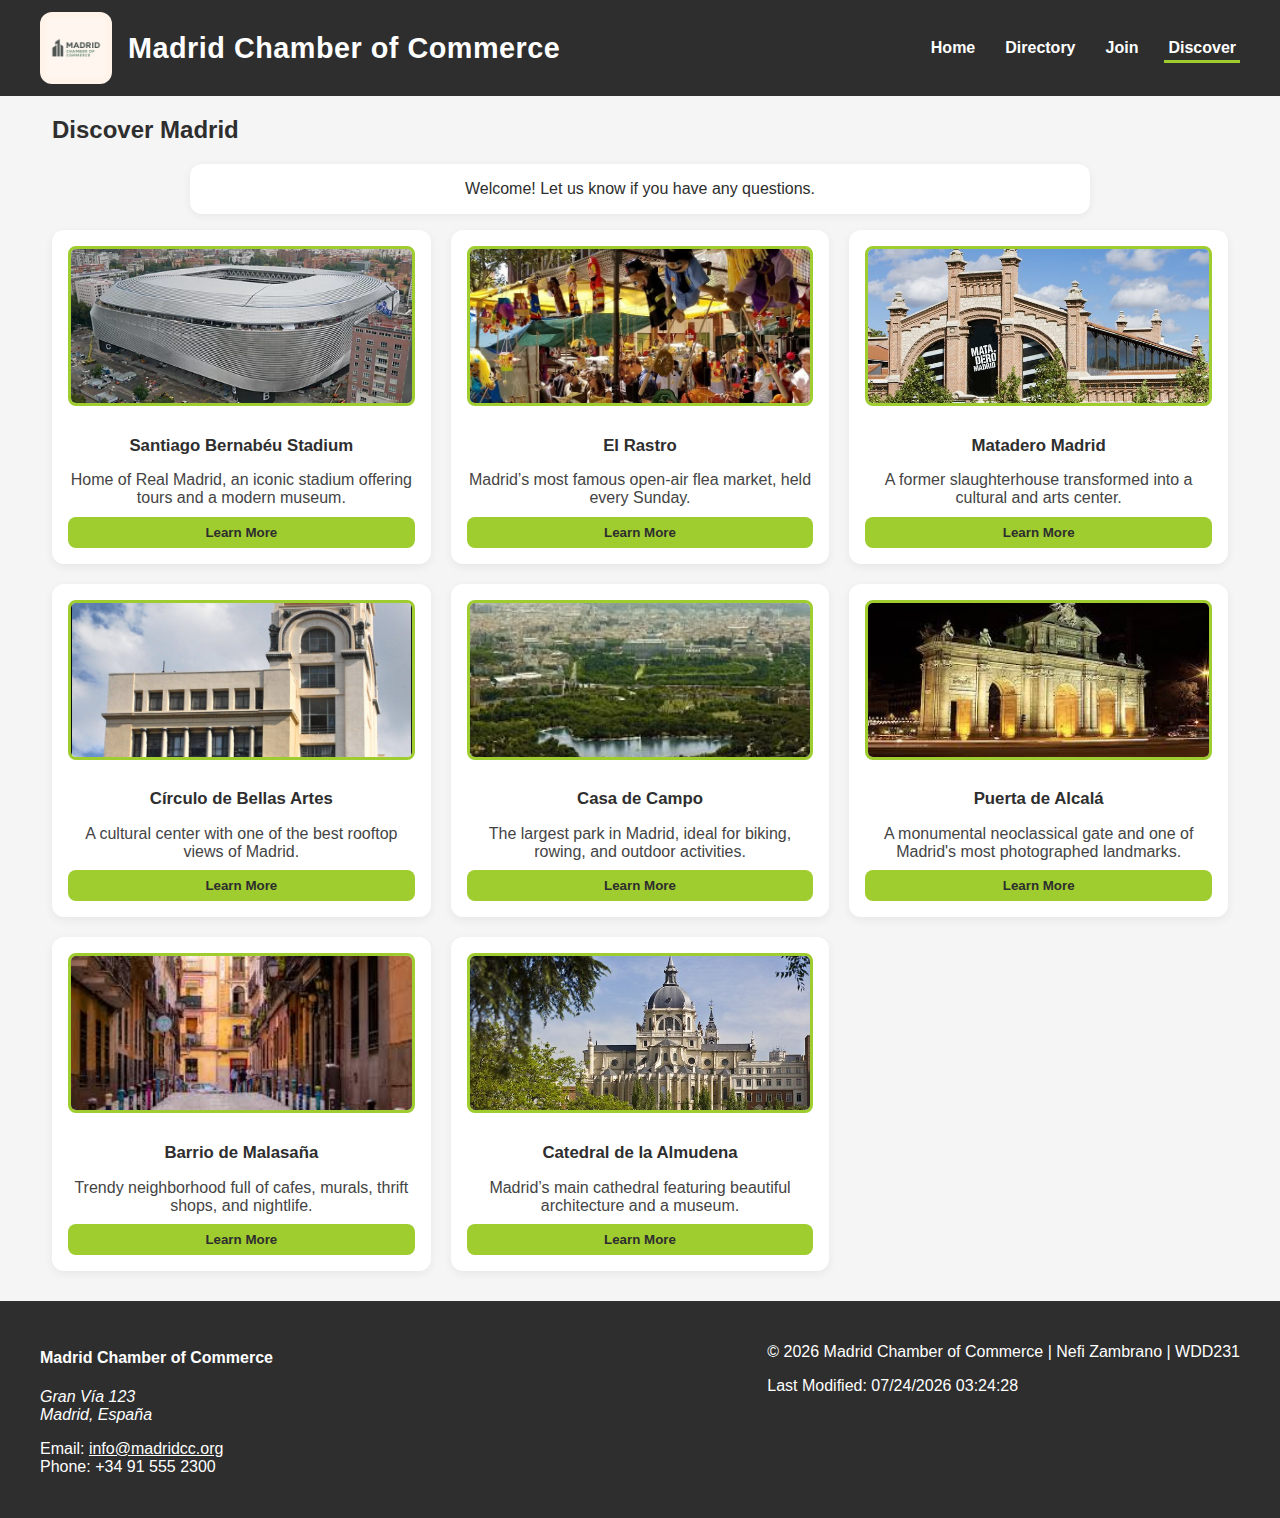
<file: chamber/discover.html>
<!DOCTYPE html>
<html lang="en">
<head>
  <meta charset="utf-8" >
  <meta name="viewport" content="width=device-width,initial-scale=1" >
  <title>Discover | Madrid Chamber of Commerce</title>

  <!-- estilo principal (el que me compartiste) -->
  <link rel="stylesheet" href="css/index.css">

  <!-- estilos específicos (mínimos) -->
  <link rel="stylesheet" href="css/discover.css">

  <!-- script de la página -->
  <script src="js/discover.js" defer></script>
</head>
<body>

  <header>
    <div class="header-container">
      <div class="logo-title">
        <img src="images/logo.png" alt="Madrid Chamber Logo" class="logo">
        <h1>Madrid Chamber of Commerce</h1>
      </div>

      <button id="menuButton" aria-label="Toggle menu" class="menu-btn">☰</button>

      <nav id="navMenu" class="nav-menu">
        <a href="index.html">Home</a>
        <a href="directory.html">Directory</a>
        <a href="join.html">Join</a>
        <a href="discover.html" class="active">Discover</a>
      </nav>
    </div>
  </header>

  <main class="container">
    <h2 class="section-title">Discover Madrid</h2>

    <!-- Mensaje (card) que muestra localStorage -->
    <section id="visitMessage" class="card"></section>

    <!-- Aquí se inyectan las tarjetas -->
    <section id="discoverGrid" class="spotlight-grid"></section>
  </main>

  <footer>
    <div class="footer-container">
      <div class="footer-info">
        <h4>Madrid Chamber of Commerce</h4>
        <address>
          Gran Vía 123<br>
          Madrid, España
        </address>
        <p>Email: <a href="mailto:info@madridcc.org">info@madridcc.org</a><br>
        Phone: +34 91 555 2300</p>
      </div>

      <div class="footer-meta">
        <p>&copy; <span id="year"></span> Madrid Chamber of Commerce | Nefi Zambrano | WDD231</p>
        <p>Last Modified: <span id="lastModified"></span></p>
      </div>
    </div>
  </footer>

</body>
</html>
</file>
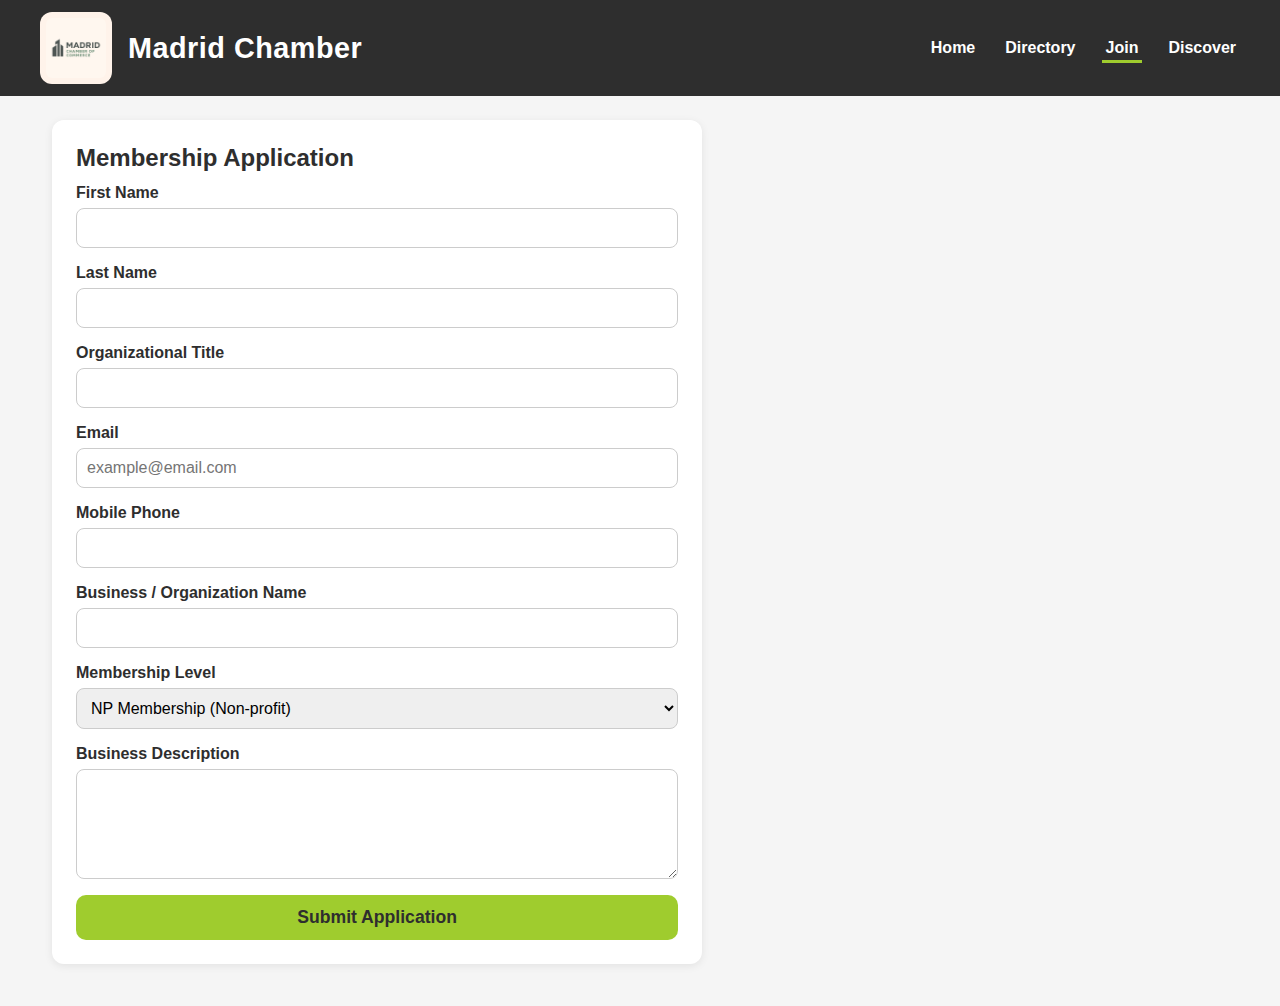
<file: chamber/join.html>
<!DOCTYPE html>
<html lang="en">
<head>
  <meta charset="UTF-8">
  <meta name="viewport" content="width=device-width, initial-scale=1.0">
  <title>Chamber of Commerce | Join</title>
  <link rel="stylesheet" href="css/index.css">
  <link rel="stylesheet" href="css/join.css">
</head>
<body>
  <header>
    <div class="header-container">
      <div class="logo-title">
        <img src="./images/logo.png" alt="Logo" class="logo" >
        <h1>Madrid Chamber</h1>
      </div>
      <button id="menuButton">☰</button>
      <nav id="navMenu" class="nav-menu">
        <a href="index.html">Home</a>
        <a href="directory.html">Directory</a>
        <a href="join.html" class="active">Join</a>
        <a href="discover.html">Discover</a>
      </nav>
    </div>
  </header>

  <main class="container join-grid">

    <section class="form-section card">
      <h2>Membership Application</h2>

      <form method="get" action="thankyou.html" id="joinForm">

        <label>
          First Name
          <input type="text" name="first-name" title="First Name" required autocomplete="given-name" >
        </label>

        <label>
          Last Name
          <input type="text" name="last-name" title="Last Name" required autocomplete="family-name" >
        </label>

        <label>
          Organizational Title
          <input type="text" name="organization-title" title="Organization Title" autocomplete="organization-title" pattern="[A-Za-z\-\s]{7,}" >
        </label>

        <label>
          Email
          <input type="email" name="email" title="Email Address" required autocomplete="email" placeholder="example@email.com" >
        </label>

        <label>
          Mobile Phone
          <input type="tel" name="phone" title="Mobile Phone" required autocomplete="tel" >
        </label>

        <label>
          Business / Organization Name
          <input type="text" name="organization" title="Organization" required autocomplete="organization">
        </label>

        <label>
          Membership Level
          <select name="membership" title="Membership Level" required>
            <option value="np">NP Membership (Non-profit)</option>
            <option value="bronze">Bronze Membership</option>
            <option value="silver">Silver Membership</option>
            <option value="gold">Gold Membership</option>
          </select>
        </label>

        <label>
          Business Description
          <textarea name="description" title="Business Description" rows="4"></textarea>
        </label>

        <input type="hidden" id="timestamp" name="timestamp" >

        <button type="submit" class="cta">Submit Application</button>

      </form>
    </section>

    <aside class="membership-cards">

      <div class="member-card card" data-modal="modal-np">
        <h3>NP Membership</h3>
        <p>No fee – For Non-Profit Organizations</p>
        <button class="info-btn">View Benefits</button>
      </div>

      <div class="member-card card" data-modal="modal-bronze">
        <h3>Bronze Membership</h3>
        <p>Basic chamber benefits</p>
        <button class="info-btn">View Benefits</button>
      </div>

      <div class="member-card card" data-modal="modal-silver">
        <h3>Silver Membership</h3>
        <p>Extra visibility and discounts</p>
        <button class="info-btn">View Benefits</button>
      </div>

      <div class="member-card card" data-modal="modal-gold">
        <h3>Gold Membership</h3>
        <p>Premium exposure and full perks</p>
        <button class="info-btn">View Benefits</button>
      </div>

    </aside>

  </main>

  <!-- MODALS -->
  <div id="modal-np" class="modal">
    <div class="modal-content card">
      <h3>NP Membership Benefits</h3>
      <ul>
        <li>No membership fee</li>
        <li>Access to monthly events</li>
        <li>Volunteer networking</li>
      </ul>
      <button class="close-modal">Close</button>
    </div>
  </div>

  <div id="modal-bronze" class="modal">
    <div class="modal-content card">
      <h3>Bronze Membership Benefits</h3>
      <ul>
        <li>Business listing in directory</li>
        <li>Event invitations</li>
        <li>Basic advertising</li>
      </ul>
      <button class="close-modal">Close</button>
    </div>
  </div>

  <div id="modal-silver" class="modal">
    <div class="modal-content card">
      <h3>Silver Membership Benefits</h3>
      <ul>
        <li>Priority listing</li>
        <li>Event discounts</li>
        <li>Spotlight eligibility</li>
      </ul>
      <button class="close-modal">Close</button>
    </div>
  </div>

  <div id="modal-gold" class="modal">
    <div class="modal-content card">
      <h3>Gold Membership Benefits</h3>
      <ul>
        <li>Top-tier directory listing</li>
        <li>Premium event discounts</li>
        <li>Home page spotlight placement</li>
      </ul>
      <button class="close-modal">Close</button>
    </div>
  </div>

  <script src="js/index.js"></script>
  <script src="js/join.js"></script>
</body>
</html>
</file>
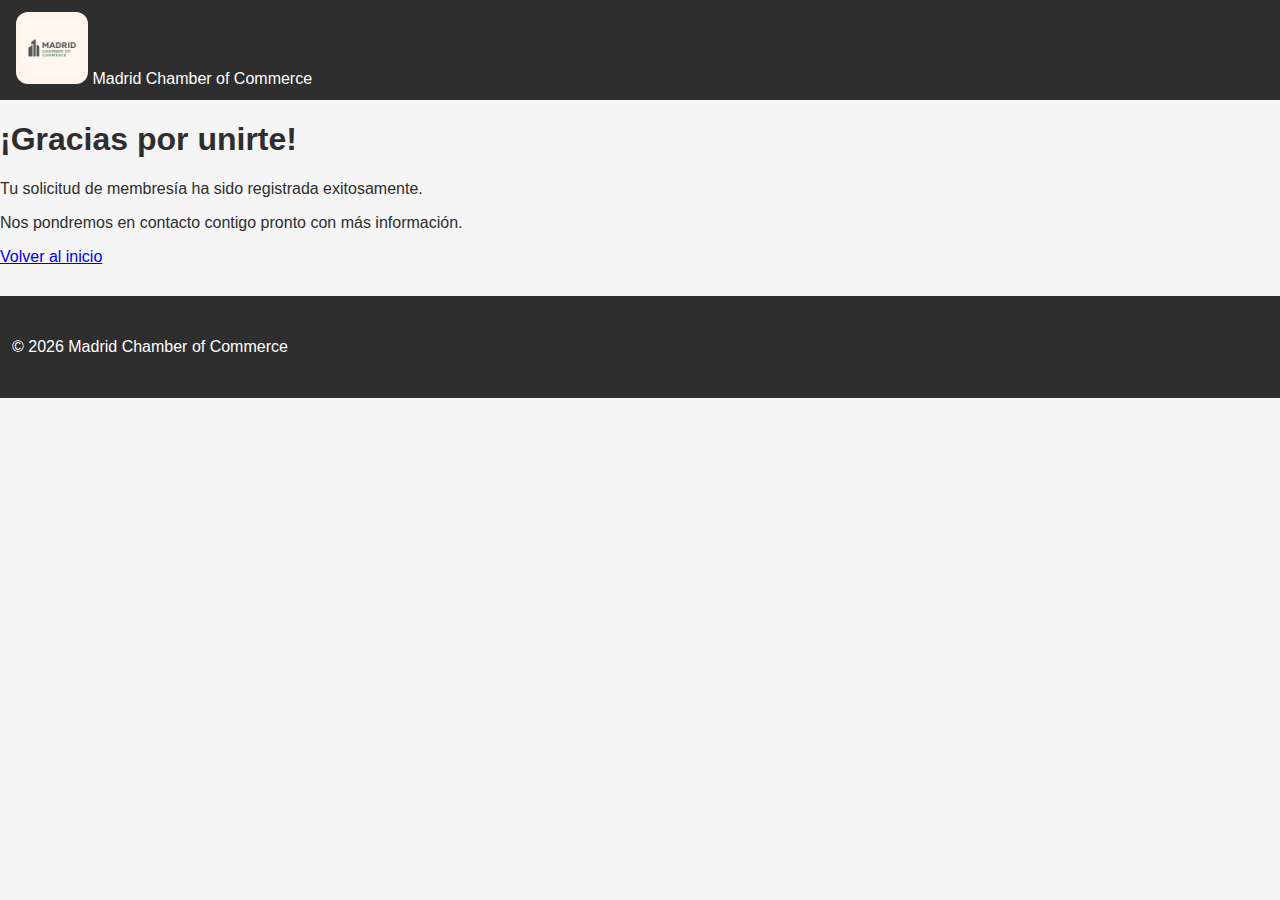
<file: chamber/thankyou.html>
<!DOCTYPE html>
<html lang="en">
<head>
    <meta charset="UTF-8">
    <meta name="viewport" content="width=device-width, initial-scale=1.0">
    <title>Thank You | Madrid Chamber of Commerce</title>
    <link rel="stylesheet" href="css/index.css">
</head>
<body>
    <header>
        <div class="logo-section">
            <img src="images/logo.png" alt="Madrid Chamber Logo" class="logo" >
            <span class="site-title">Madrid Chamber of Commerce</span>
        </div>
    </header>

    <main class="thankyou-container">
        <section class="thankyou-card">
            <h1>¡Gracias por unirte!</h1>
            <p>Tu solicitud de membresía ha sido registrada exitosamente.</p>
            <p>Nos pondremos en contacto contigo pronto con más información.</p>

            <a href="index.html" class="return-home">Volver al inicio</a>
        </section>
    </main>

    <footer>
        <p>&copy; <span id="year"></span> Madrid Chamber of Commerce</p>
    </footer>

    <script>
        document.getElementById('year').textContent = new Date().getFullYear();
    </script>
</body>
</html>
</file>
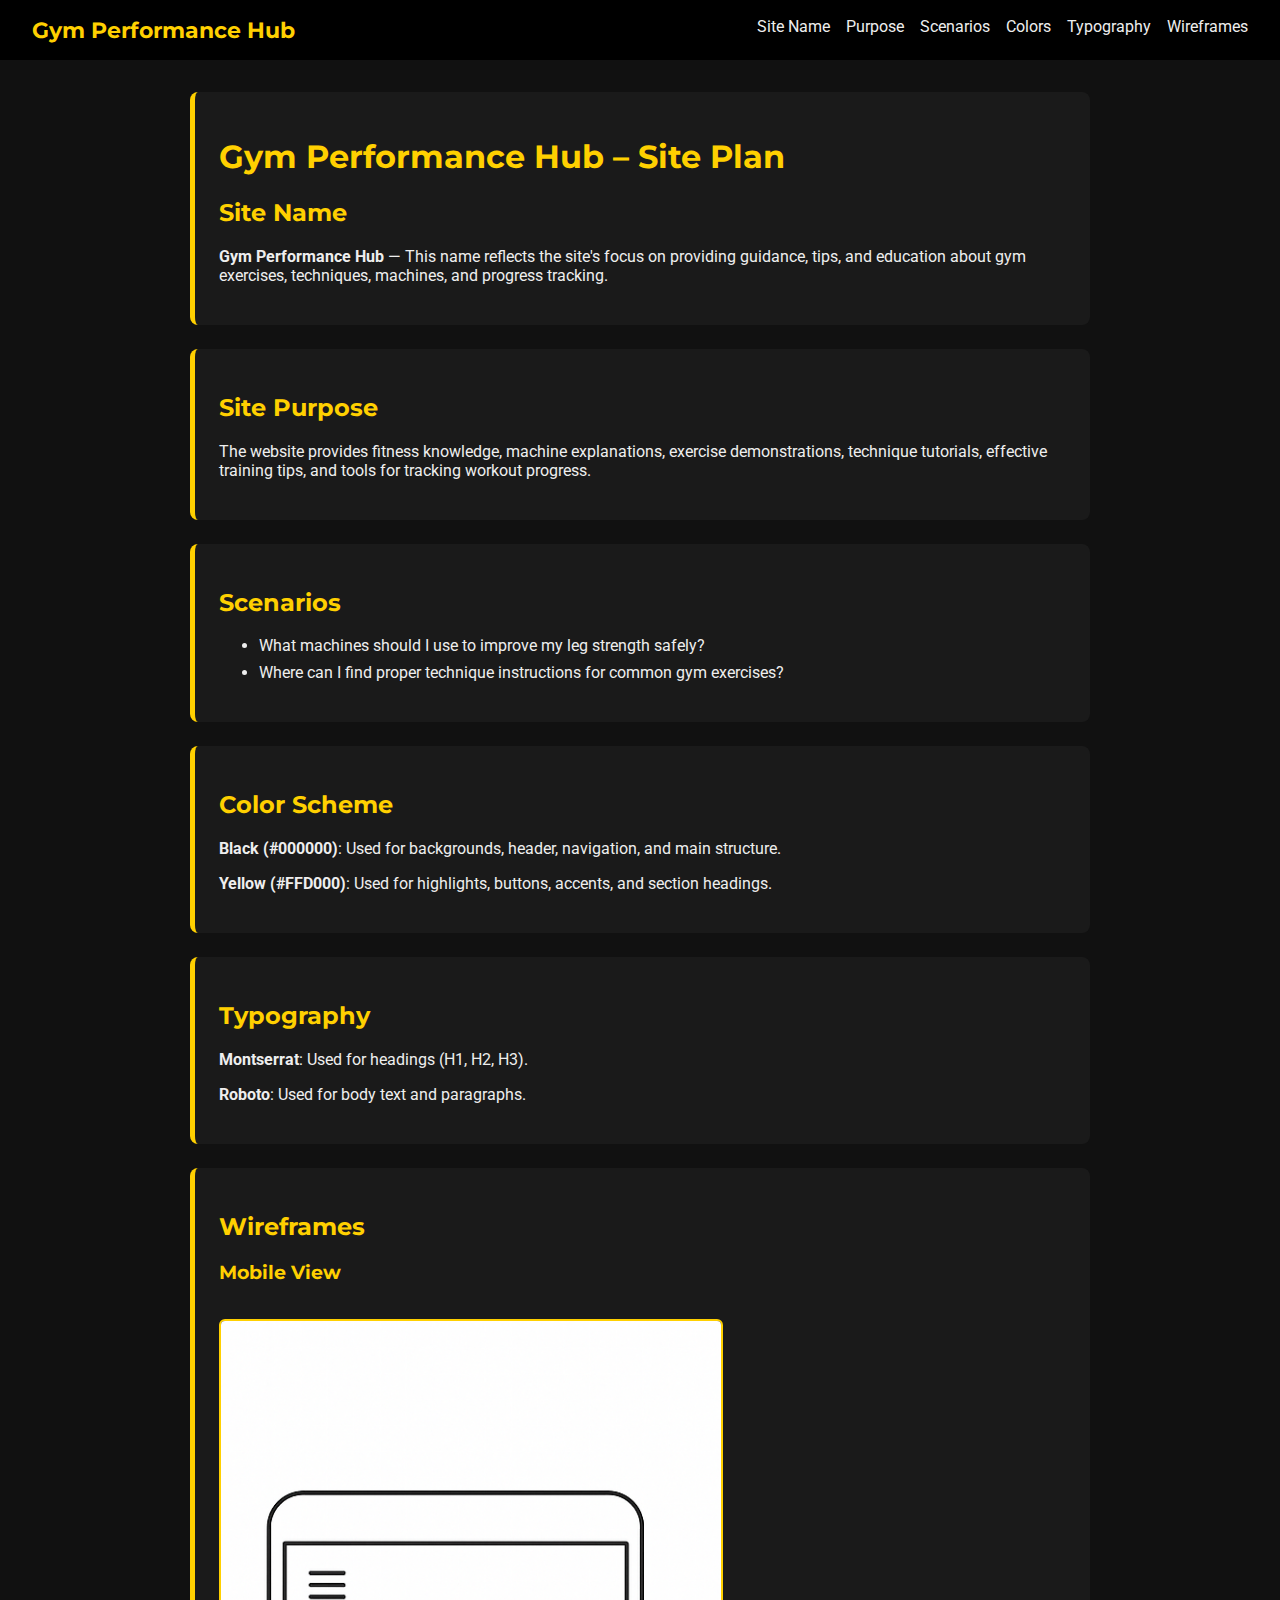
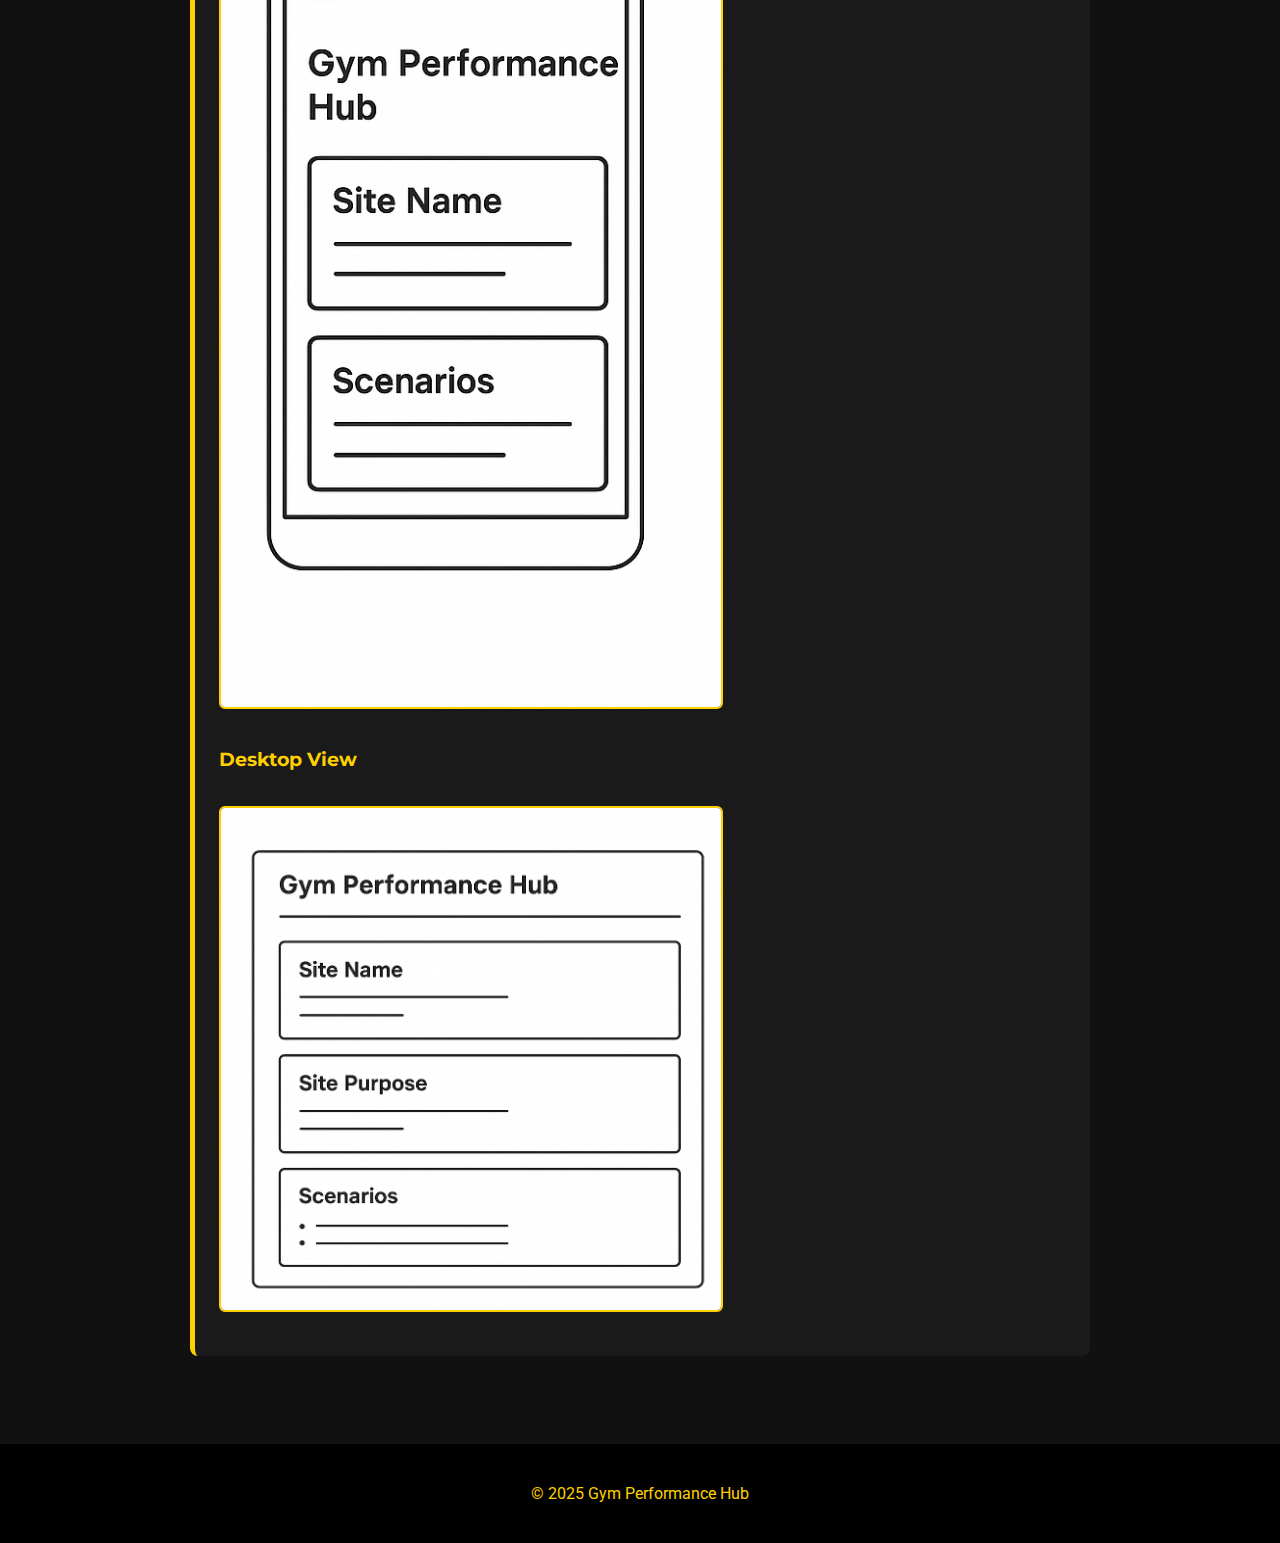
<file: siteplan/site-plan.html>
<!DOCTYPE html>
<html lang="en">
<head>
    <meta charset="UTF-8">
    <meta name="viewport" content="width=device-width, initial-scale=1.0">
    <title>Gym Performance Hub – Site Plan</title>
    <link rel="stylesheet" href="site-plan.css">
    <link href="https://fonts.googleapis.com/css2?family=Montserrat:wght@400;700&family=Roboto:wght@300;400&display=swap" rel="stylesheet">
</head>
<body>
    <header>
        <div class="logo">Gym Performance Hub</div>
        <nav>
            <ul>
                <li><a href="#site-name">Site Name</a></li>
                <li><a href="#purpose">Purpose</a></li>
                <li><a href="#scenarios">Scenarios</a></li>
                <li><a href="#colors">Colors</a></li>
                <li><a href="#typography">Typography</a></li>
                <li><a href="#wireframes">Wireframes</a></li>
            </ul>
        </nav>
    </header>

    <main>
        <section id="site-name" class="card">
            <h1>Gym Performance Hub – Site Plan</h1>
            <h2>Site Name</h2>
            <p><strong>Gym Performance Hub</strong> — This name reflects the site's focus on providing guidance, tips, and education about gym exercises, techniques, machines, and progress tracking.</p>
        </section>

        <section id="purpose" class="card">
            <h2>Site Purpose</h2>
            <p>The website provides fitness knowledge, machine explanations, exercise demonstrations, technique tutorials, effective training tips, and tools for tracking workout progress.</p>
        </section>

        <section id="scenarios" class="card">
            <h2>Scenarios</h2>
            <ul>
                <li>What machines should I use to improve my leg strength safely?</li>
                <li>Where can I find proper technique instructions for common gym exercises?</li>
            </ul>
        </section>

        <section id="colors" class="card">
            <h2>Color Scheme</h2>
            <p><strong>Black (#000000)</strong>: Used for backgrounds, header, navigation, and main structure.</p>
            <p><strong>Yellow (#FFD000)</strong>: Used for highlights, buttons, accents, and section headings.</p>
        </section>

        <section id="typography" class="card">
            <h2>Typography</h2>
            <p><strong>Montserrat</strong>: Used for headings (H1, H2, H3).</p>
            <p><strong>Roboto</strong>: Used for body text and paragraphs.</p>
        </section>

        <section id="wireframes" class="card">
            <h2>Wireframes</h2>
            <h3>Mobile View</h3>
            <img src="wireframe-movil.png" alt="Mobile wireframe placeholder" class="wireframe-img">

            <h3>Desktop View</h3>
            <img src="wireframe-pc.png" alt="Desktop wireframe placeholder" class="wireframe-img">
        </section>
    </main>

    <footer>
        <p>&copy; 2025 Gym Performance Hub</p>
    </footer>
</body>
</html>
</file>
<file: chamber/css/discover.css>
/* discover.css - solo estilos necesarios para discover */

/* Mensaje visitante (usa .card del index.css para la base) */
#visitMessage {
  max-width: 900px;
  margin: 1rem auto;
  padding: 1rem 1.25rem;
  text-align: center;
}

/* Grid de lugares */
.spotlight-grid {
  display: grid;
  gap: 1.25rem;
  margin-top: 1rem;
}

/* Responsive: 1 / 2 / 3 columnas */
@media (max-width: 640px) {
  .spotlight-grid { grid-template-columns: 1fr; }
}
@media (min-width: 641px) and (max-width: 1024px) {
  .spotlight-grid { grid-template-columns: repeat(2, 1fr); }
}
@media (min-width: 1025px) {
  .spotlight-grid { grid-template-columns: repeat(3, 1fr); }
}

/* Card (usa el mismo look que las spotlight del index) */
.spot-card {
  background: var(--card-bg);
  padding: 16px;
  border-radius: 12px;
  text-align: center;
  box-shadow: 0 3px 10px rgba(0,0,0,0.06);
  display: flex;
  flex-direction: column;
  gap: 0.6rem;
}

.spot-card img {
  width: 100%;
  height: 160px;
  object-fit: cover;
  border-radius: 8px;
  transition: transform .25s ease, filter .25s ease;
}

/* Hover solo desktop */
@media (min-width: 1025px) {
  .spot-card img:hover {
    transform: scale(1.04);
    filter: brightness(1.04);
  }
}

/* Botón Learn More (usa la estética CTA) */
.learn-btn {
  margin-top: auto;
  padding: .5rem .9rem;
  border-radius: 8px;
  background: var(--accent);
  color: var(--primary);
  font-weight: 700;
  border: none;
  cursor: pointer;
}
</file>
<file: chamber/css/join.css>
/* VARIABLES */
:root{
  --primary:#2e2e2e;
  --accent:#9fcc2e;
  --muted:#f5f5f5;
  --card-bg:#ffffff;
  --radius:12px;
  --gap:1rem;
  --max-width:1200px;
}

/* GRID PRINCIPAL */
.join-grid{
  max-width:var(--max-width);
  margin:24px auto;
  padding:0 12px;
  display:flex;
  flex-direction:column;
  gap:24px;
}

/* FORM */
.form-section{
  background:var(--card-bg);
  padding:24px;
  border-radius:var(--radius);
  box-shadow:0 2px 8px rgba(0,0,0,0.08);
}

.form-section h2{
  margin-top:0;
  margin-bottom:12px;
}

/* Inputs */
.form-section label{
  display:flex;
  flex-direction:column;
  margin-bottom:16px;
  font-weight:600;
  color:var(--primary);
}

.form-section input,
.form-section textarea,
.form-section select{
  margin-top:6px;
  padding:10px;
  border-radius:8px;
  border:1px solid #ccc;
  font-size:1rem;
}

.form-section textarea{ min-height:110px; resize:vertical; }

.form-section button[type="submit"]{
  background:var(--accent);
  color:var(--primary);
  padding:12px 16px;
  border:none;
  border-radius:10px;
  font-weight:700;
  cursor:pointer;
  width:100%;
  font-size:1.1rem;
}

/* CARDS DE MEMBRESÍA */
.membership-cards{
  display:grid;
  grid-template-columns:1fr;
  gap:18px;
}

.member-card{
  background:var(--card-bg);
  padding:20px;
  border-radius:var(--radius);
  text-align:center;
  box-shadow:0 2px 8px rgba(0,0,0,0.06);
  opacity:0;
  animation:fadeUp 0.8s ease-out forwards;
}

.member-card h3{ margin-top:0; }

.member-card button{
  margin-top:10px;
  background:var(--accent);
  border:none;
  padding:10px 14px;
  border-radius:10px;
  font-weight:700;
  cursor:pointer;
}

/* Animación */
.member-card:nth-child(1){ animation-delay:0.1s }
.member-card:nth-child(2){ animation-delay:0.25s }
.member-card:nth-child(3){ animation-delay:0.4s }
.member-card:nth-child(4){ animation-delay:0.55s }

@keyframes fadeUp{
  0%{ opacity:0; transform:translateY(24px); }
  100%{ opacity:1; transform:translateY(0); }
}

/* MODALS */
.modal{
  position:fixed;
  inset:0;
  background:rgba(0,0,0,0.5);
  display:none;
  align-items:center;
  justify-content:center;
  padding:20px;
  z-index:1000;
}

.modal-content{
  background:#fff;
  padding:24px;
  border-radius:var(--radius);
  max-width:500px;
  width:100%;
  text-align:left;
}

.close-modal{
  margin-top:12px;
  background:var(--accent);
  color:var(--primary);
  padding:10px 14px;
  border:none;
  border-radius:8px;
  cursor:pointer;
  font-weight:700;
}

/* DESKTOP */
@media(min-width:768px){
  .join-grid{
    flex-direction:row;
  }

  .form-section{
    flex:1.2;
  }

  .membership-cards{
    flex:1;
    position:sticky;
    top:20px;
    height:fit-content;
  }
}
</file>
<file: siteplan/site-plan.css>
/* Base Styles */
body {
    margin: 0;
    background: #111;
    color: #eee;
    font-family: Roboto, sans-serif;
}

header {
    background: #000;
    padding: 1rem 2rem;
    display: flex;
    justify-content: space-between;
    align-items: center;
    position: sticky;
    top: 0;
    z-index: 10;
}

.logo {
    color: #FFD000;
    font-family: Montserrat, sans-serif;
    font-size: 1.4rem;
    font-weight: 700;
}

nav ul {
    list-style: none;
    padding: 0;
    margin: 0;
    display: flex;
    gap: 1rem;
}

nav a {
    text-decoration: none;
    color: #eee;
    font-weight: 400;
    transition: 0.3s;
}

nav a:hover {
    color: #FFD000;
}

main {
    max-width: 900px;
    margin: auto;
    padding: 2rem 1rem;
}

.card {
    background: #1a1a1a;
    border-left: 5px solid #FFD000;
    padding: 1.5rem;
    margin-bottom: 1.5rem;
    border-radius: 8px;
}

h1, h2, h3 {
    font-family: Montserrat, sans-serif;
    color: #FFD000;
}

ul li {
    margin-bottom: 0.5rem;
}

.wireframe-img {
    width: 100%;
    max-width: 500px;
    margin: 1rem 0;
    border: 2px solid #FFD000;
    border-radius: 6px;
}

footer {
    text-align: center;
    padding: 1.5rem 0;
    background: #000;
    color: #FFD000;
    margin-top: 2rem;
}

/* Responsive */
@media (max-width: 700px) {
    nav ul {
        flex-direction: column;
        text-align: right;
    }
}
</file>
<file: chamber/css/index.css>
:root{
  --primary: #2e2e2e;
  --accent: #9fcc2e;
  --muted: #f5f5f5;
  --card-bg: #ffffff;
  --radius: 12px;
  --gap: 1rem;
  --max-width: 1200px;
}

/* Reset-ish */
*{box-sizing:border-box}
body{
  margin:0;
  font-family:"Segoe UI", Arial, sans-serif;
  color:var(--primary);
  background-color:var(--muted);
  -webkit-font-smoothing:antialiased;
  -moz-osx-font-smoothing:grayscale;
}

/* Header */
header{
  background:var(--primary);
  color:#fff;
  padding:12px 16px;
}
.header-container{
  max-width:var(--max-width);
  margin:0 auto;
  display:flex;
  align-items:center;
  justify-content:space-between;
  gap:16px;
  position:relative;
}
.logo-title{
  display:flex;
  align-items:center;
  gap:16px;
}
.logo{
  height:72px;
  width:72px;
  border-radius:12px;
  object-fit:cover;
  background:#fff3ea;
  padding:6px;
}
.header-container h1{
  margin:0;
  font-size:1.8rem;
  letter-spacing:0.5px;
  color:#fff;
}

/* Nav - desktop */
.nav-menu{
  display:flex;
  gap:22px;
  align-items:center;
}
.nav-menu a{
  color:#fff;
  text-decoration:none;
  font-weight:600;
  padding:6px 4px;
  display:inline-block;
}
.nav-menu a.active{
  border-bottom:3px solid var(--accent);
  padding-bottom:3px;
}

/* Mobile menu button (also match your HTML id #menuButton) */
.menu-btn,
#menuButton {
  display:none;           
  background:none;
  border:none;
  color:#fff;
  font-size:1.8rem;
  cursor:pointer;
  padding:6px;
  line-height:1;
}

/* Hero */
.hero{
  position:relative;
  overflow:hidden;
}
.hero-img{
  width:100%;
  height:360px;
  object-fit:cover;
  display:block;
}
.hero-overlay{
  position:absolute;
  left:50%;
  top:50%;
  transform:translate(-50%,-50%);
  text-align:center;
  color:#fff;
  background:rgba(0,0,0,0.45);
  padding:28px 32px;
  border-radius:14px;
  max-width:900px;
  width:calc(100% - 40px);
  box-shadow: 0 6px 18px rgba(0,0,0,0.25);
}
.hero-overlay h2{
  margin:0 0 8px;
  font-size:2rem;
  line-height:1.05;
}
.hero-overlay p{
  margin:0 0 14px;
  opacity:0.95;
}
.cta{
  display:inline-block;
  background:var(--accent);
  color:var(--primary);
  padding:10px 16px;
  border-radius:10px;
  font-weight:700;
  text-decoration:none;
}

/* Main container */
.container{
  max-width:var(--max-width);
  margin:20px auto;
  padding:0 12px;
}

/* Main grid (events / weather / forecast) */
#main-grid{
  display:block;
  gap:var(--gap);
}

/* cards */
.card{
  background:var(--card-bg);
  border-radius:var(--radius);
  padding:18px;
  box-shadow:0 2px 8px rgba(0,0,0,0.06);
  margin-bottom:18px;
}
.card h3{
  margin:0 0 12px;
  font-size:1.25rem;
}

/* Events list */
.events-list{
  margin:0;
  padding-left:1.2rem;
  color:#333;
  line-height:1.8;
}

/* Weather */
.weather-now{
  display:flex;
  align-items:center;
  gap:12px;
}
.weather-temp{
  font-size:2.2rem;
  font-weight:700;
}
.weather-desc{ font-size:1rem; color:#444; }

/* Forecast list */
.forecast-list{
  display:flex;
  flex-direction:column;
  gap:8px;
  margin:0;
  padding:0;
  list-style:none;
}

/* Spotlight section */
.spotlight-grid{
  display:grid;
  grid-template-columns: 1fr;
  gap:16px;
  margin-top:12px;
}
.spot-card{
  background:var(--card-bg);
  padding:18px;
  border-radius:12px;
  text-align:center;
  box-shadow:0 2px 8px rgba(0,0,0,0.06);
}
.spot-card img{
  width:84px;
  height:84px;
  object-fit:cover;
  border-radius:50%;
  border:3px solid var(--accent);
  margin:0 auto 12px;
}
.spot-card h4{ margin:8px 0 6px; font-size:1.05rem; }
.spot-card p{ margin:0; color:#444; }

/* Footer */
footer{
  background:var(--primary);
  color:#fff;
  padding:26px 12px;
  margin-top:30px;
}
.footer-container{
  max-width:var(--max-width);
  margin:0 auto;
  display:flex;
  gap:18px;
  align-items:flex-start;
  justify-content:space-between;
  flex-wrap:wrap;
}
.footer-info, .footer-meta, .footer-social{
  min-width:220px;
}
.footer-info a{ color: #fff; text-decoration:underline; }

/* =========================
   MOBILE (max-width: 767px)
   ========================= */
@media (max-width: 767px){

  .header-container{
    padding:8px 12px;
  }
  .logo{
    height:48px;
    width:48px;
  }
  .header-container h1{
    display:none; /* hide big title on small (matches wireframe) */
  }

  /* show menu button on mobile, hide desktop nav */
  .menu-btn, #menuButton {
    display:block;
  }
  .nav-menu {
    display:none;
  }

  #navMenu.show {
    display:flex;
    flex-direction:column;
    position:absolute;
    top:100%;
    left:0;
    width:100%;
    background:var(--primary);
    padding:8px 0;
    border-top:1px solid rgba(255,255,255,0.06);
    z-index:40;
  }
  /* mobile nav links style */
  #navMenu.show a {
    padding:12px 20px;
    font-size:1.05rem;
    color:#fff;
    text-decoration:none;
    border-bottom:1px solid rgba(255,255,255,0.04);
    text-align:left;
  }
  #navMenu.show a.active {
    background:transparent;
    border-bottom-color:transparent;
    position:relative;
  }
  #navMenu.show a.active::after {
    content:"";
    position:absolute;
    left:20px;
    bottom:8px;
    width:36px;
    height:3px;
    background:var(--accent);
    border-radius:2px;
  }

  /* hero tweaks for small devices */
  .hero-img{ height:220px; }
  .hero-overlay{
    position:relative;
    transform:none;
    margin:-84px 14px 18px; 
    left:auto;
    top:auto;
    width:calc(100% - 28px);
    text-align:center;
  }

  .spotlight-grid{ grid-template-columns: 1fr; }

  /* main grid stacks */
  #main-grid{ display:block; padding-bottom:8px; }
}

/* =========================
   DESKTOP (min-width: 768px)
   ========================= */
@media (min-width: 768px){
  #main-grid{
    display:grid;
    grid-template-columns: 1.3fr 1fr 1fr;
    gap:18px;
    margin-top:18px;
  }
  .spotlight-grid{
    grid-template-columns: repeat(3, 1fr);
  }

  .nav-menu{ display:flex; }
  .menu-btn, #menuButton { display:none; }

  /* hero overlay centering for large screens */
  .hero-overlay{
    position:absolute;
    left:50%;
    top:50%;
    transform:translate(-50%,-50%);
    margin:0;
  }
}
</file>
